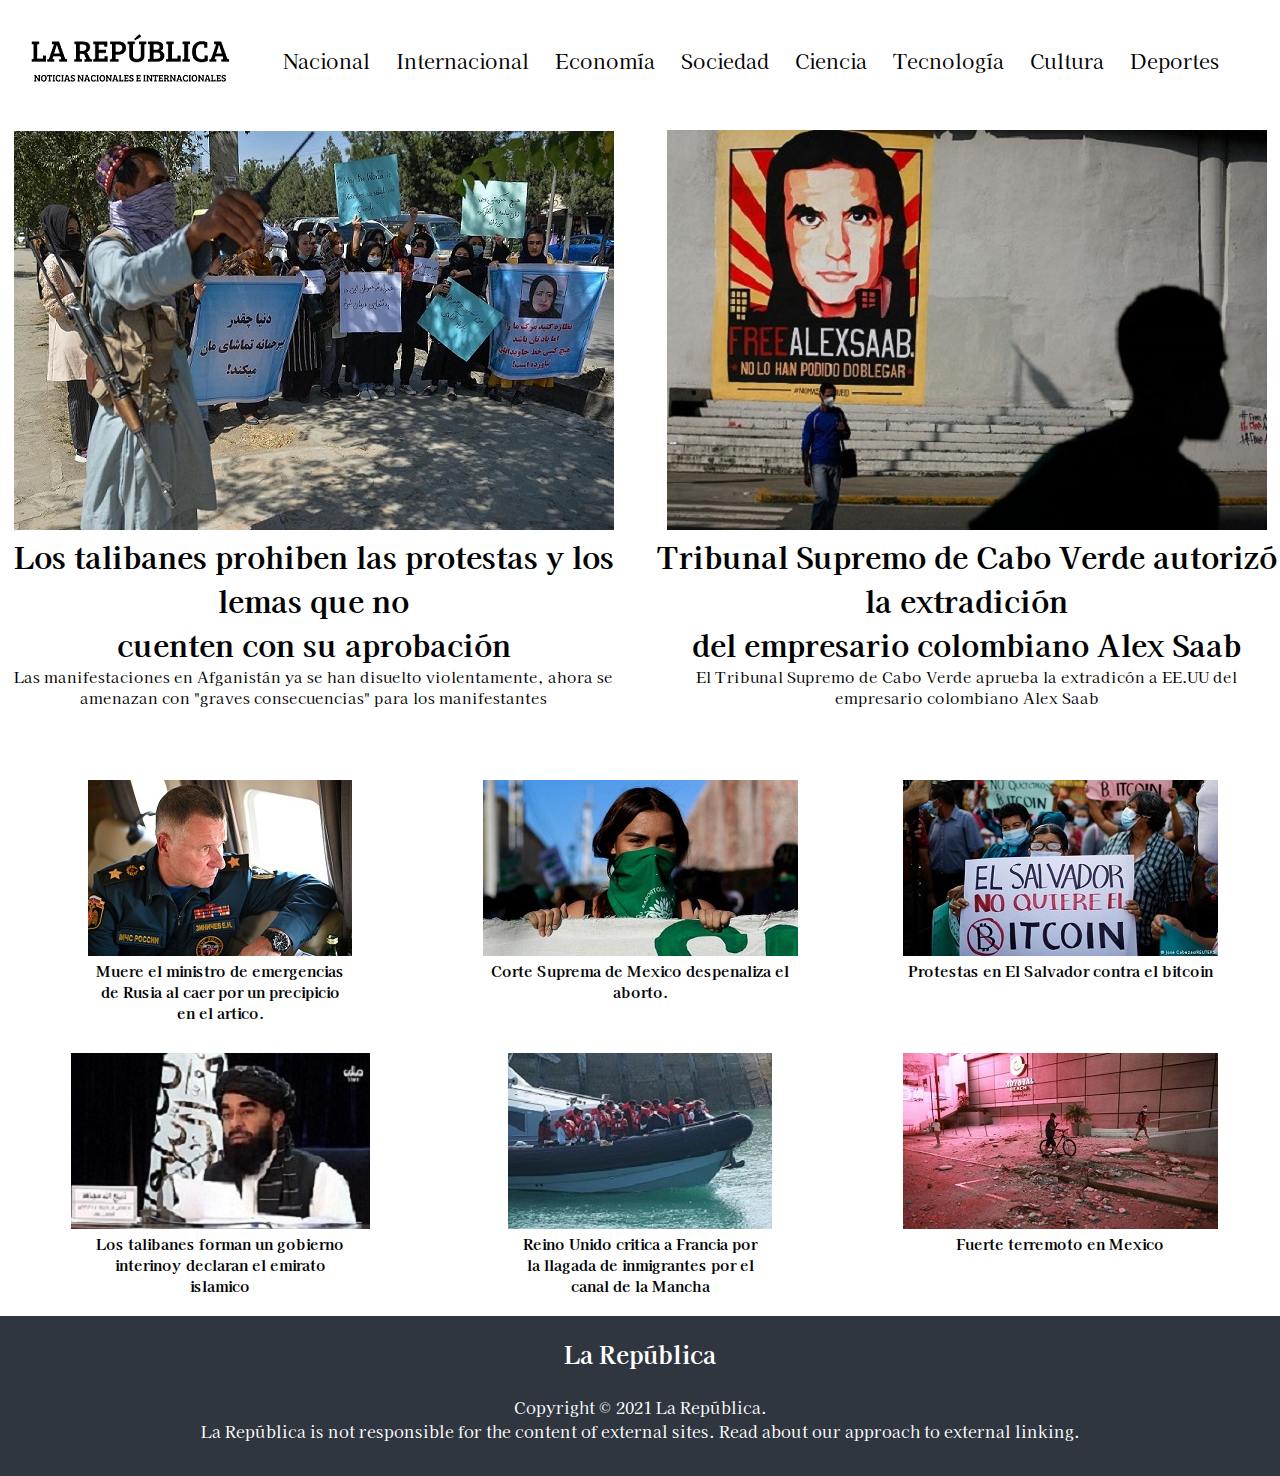
<file: html/index.html>
<!DOCTYPE html>
<html lang="es">
<head>
    <meta charset="UTF-8"/>
    <title>La República</title>
    <meta http-equiv="X-UA-Compatible" content="IE=edge"/>
    <meta name="viewport" content="width=device-width, initial-scale=1.0"/>
    <link rel="shortcut icon" type="image/jpg" href="../images/favicon.ico"/>
    <link rel="stylesheet" href="https://fonts.googleapis.com/css2?family=Kaisei+Decol:wght@700&display=swap"/>
    <link rel="stylesheet" href="../css/main.css"/>
</head>
<body>
    <div class="container">
        <nav class="navigation">
            <a href="../html/index.html">
                <img src="../images/logo.png"/>
            </a>
            <ul class="nav-menu">
                <li><a href="">Nacional</a></li>
                <li><a href="">Internacional</a></li>
                <li><a href="">Economía</a></li>
                <li><a href="">Sociedad</a></li>
                <li><a href="">Ciencia</a></li>
                <li><a href="">Tecnología</a></li>
                <li><a href="">Cultura</a></li>
                <li><a href="">Deportes</a></li>
            </ul>
        </nav>
    </div>
    <header class="showcase">
        <a href="../html/news1.html">
            <img src="../images/afganistan_protestas.jpg" alt=""/>
            <h1>Los talibanes prohiben las protestas y los lemas que no <br/> cuenten con su aprobación</h1>
            <p>
                Las manifestaciones en Afganistán ya se han disuelto violentamente,
                ahora se <br/> amenazan con "graves consecuencias" para los manifestantes
            </p>
        </a>
        <a href="../html/news2.html">
            <img src="../images/alex_saab.jpeg" alt=""/>
            <h1>Tribunal Supremo de Cabo Verde autorizó la extradición <br/> del empresario colombiano Alex Saab</h1>
            <p>
                El Tribunal Supremo de Cabo Verde aprueba la extradicón a EE.UU del empresario colombiano Alex Saab
            </p>
        </a>
    </header>
    <br/>
    <br/>
    <div class="news-cards">
        <a href="">
            <img src="../images/ministro_ruso.jpg" alt=""/>
            <h4>Muere el ministro de emergencias <br/> de Rusia al caer por un precipicio <br/> en el artico.</h4>
        </a>
        <a href="">
            <img src="../images/aborto_mexico.jpg" alt=""/>
            <h4>Corte Suprema de Mexico despenaliza el <br/> aborto.</h4>
        </a>
        <a href="">
            <img src="../images/protestas_bitcoin.jpg" alt=""/>
            <h4>Protestas en El Salvador contra el bitcoin</h4>
        </a>
        <a href="">
            <img src="../images/talibanes.jpg" alt=""/>
            <h4>Los talibanes forman un gobierno  <br/>  interinoy declaran el emirato  <br/> islamico</h4>
        </a>
        <a href="">
            <img src="../images/refugiados_breta_a.jpg" alt=""/>
            <h4>Reino Unido critica a Francia por <br/>  la llagada de inmigrantes por el  <br/> canal de la Mancha</h4>
        </a>
        <a href="">
            <img src="../images/terremoto_mexico.jpg" alt=""/>
            <h4>Fuerte terremoto en Mexico</h4>
        </a>
    </div>
    <footer class="footer">
        <h2>La República</h2>
        <br/>
        <p>
            Copyright © 2021 La República.<br/> La República is not
            responsible for the content of external sites. Read about our approach to external linking.
        </p>
    </footer>
    <script src="../js/main.js"></script>
</body>
</html>
</file>
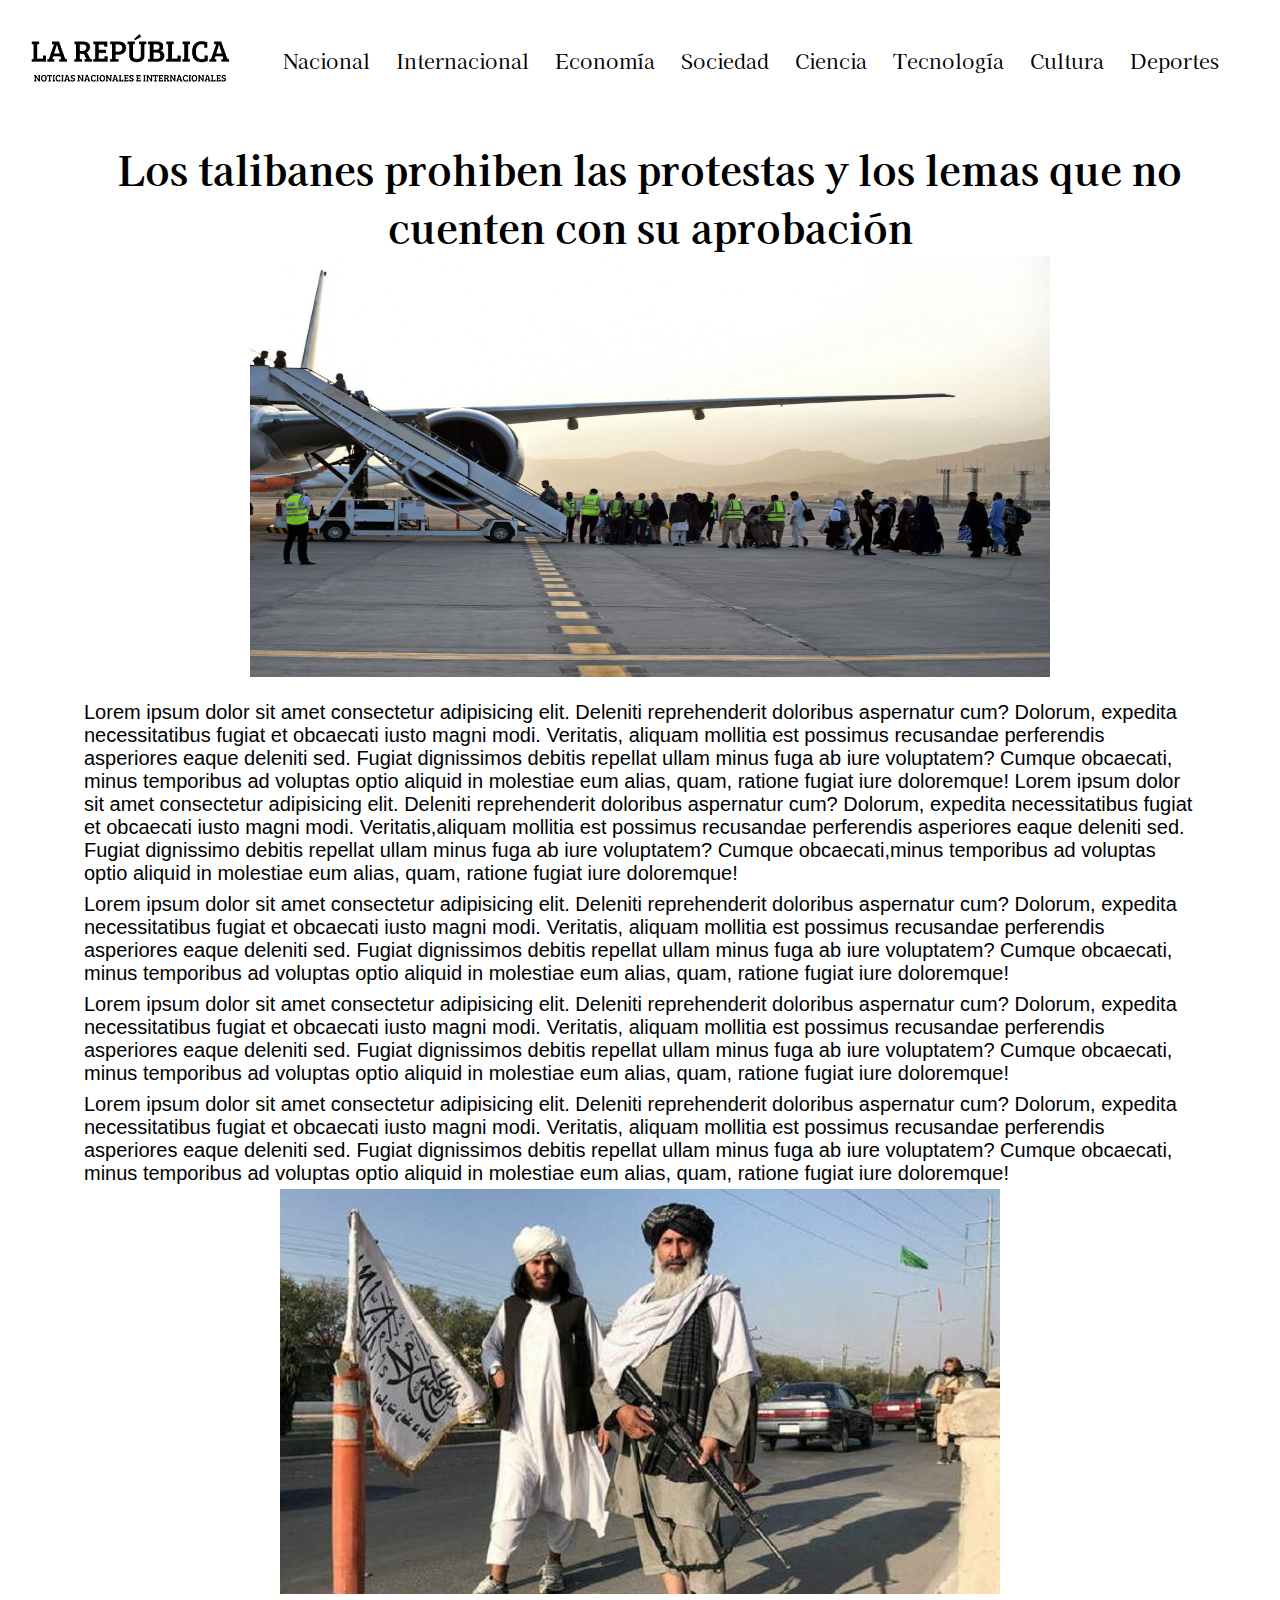
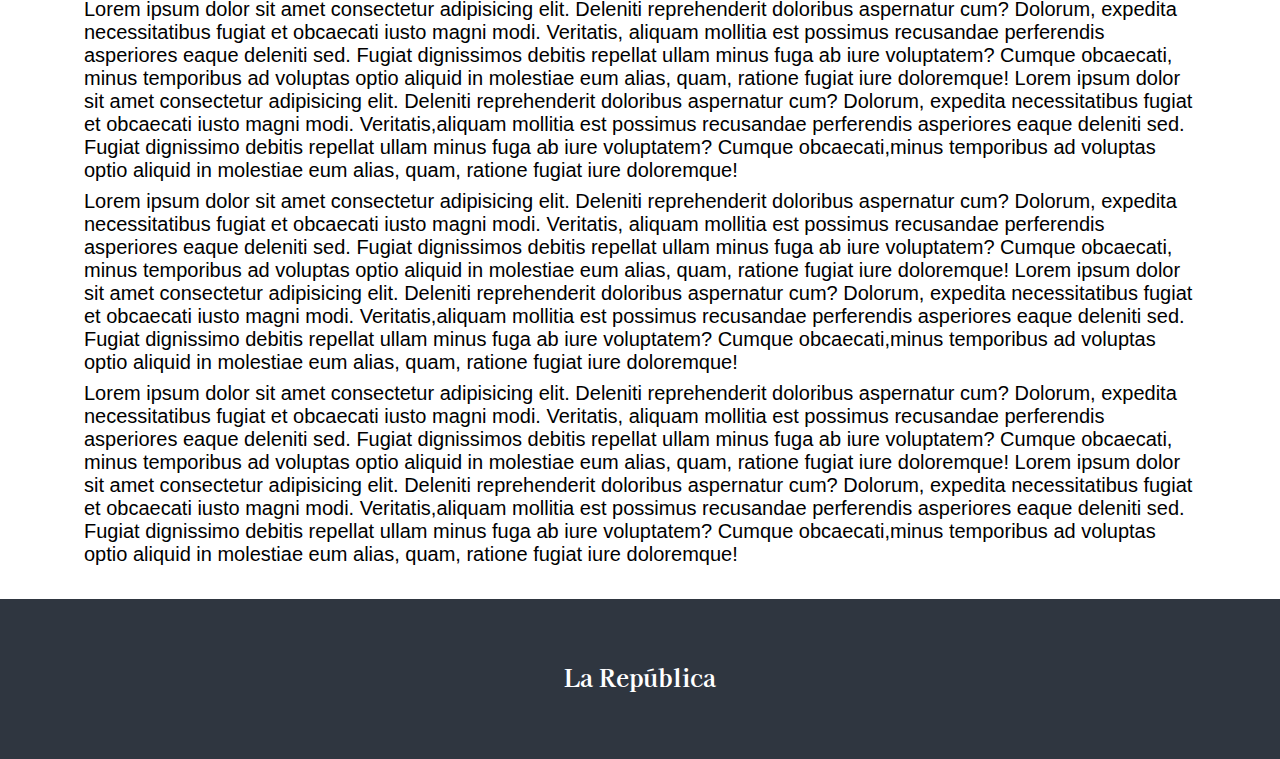
<file: html/news1.html>
<!DOCTYPE html>
<html lang="es">
<head>
    <meta charset="UTF-8"/>
    <title>La República</title>
    <meta http-equiv="X-UA-Compatible" content="IE=edge"/>
    <meta name="viewport" content="width=device-width, initial-scale=1.0"/>
    <link rel="shortcut icon" type="image/jpg" href="../images/favicon.ico"/>
    <link rel="stylesheet" href="https://fonts.googleapis.com/css2?family=Kaisei+Decol:wght@700&display=swap"/>
    <link rel="stylesheet" href="../css/news.css"/>
</head>
<body>
    <div class="container">
        <nav class="navigation">
            <a href="../html/index.html">
                <img src="../images/logo.png"/>
            </a>
            <ul class="nav-menu">
                <li><a href="">Nacional</a></li>
                <li><a href="">Internacional</a></li>
                <li><a href="">Economía</a></li>
                <li><a href="">Sociedad</a></li>
                <li><a href="">Ciencia</a></li>
                <li><a href="">Tecnología</a></li>
                <li><a href="">Cultura</a></li>
                <li><a href="">Deportes</a></li>
            </ul>
        </nav>
    </div>
    <h1 class="news">
        Los talibanes prohiben las protestas y los lemas que no cuenten con su aprobación
        <img src="../images/afganistan_news1.jpg" alt="" height="420.77" width="800"/>
    </h1>
    <div>
        <p>
			Lorem ipsum dolor sit amet consectetur adipisicing elit. Deleniti reprehenderit doloribus
            aspernatur cum? Dolorum, expedita necessitatibus fugiat et obcaecati iusto magni modi.
            Veritatis, aliquam mollitia est possimus recusandae perferendis asperiores eaque deleniti
            sed. Fugiat dignissimos debitis repellat ullam minus fuga ab iure voluptatem? Cumque
            obcaecati, minus temporibus ad voluptas optio aliquid in molestiae eum alias, quam,
            ratione fugiat iure doloremque! Lorem ipsum dolor sit amet consectetur adipisicing elit.
            Deleniti reprehenderit doloribus aspernatur cum? Dolorum, expedita necessitatibus fugiat
            et obcaecati iusto magni modi. Veritatis,aliquam mollitia est possimus recusandae perferendis
            asperiores eaque deleniti sed. Fugiat dignissimo debitis repellat ullam minus fuga ab iure
            voluptatem? Cumque obcaecati,minus temporibus ad voluptas optio aliquid in molestiae eum alias,
            quam, ratione fugiat iure doloremque!
		</p>
        <p>
			Lorem ipsum dolor sit amet consectetur adipisicing elit. Deleniti reprehenderit doloribus
            aspernatur cum? Dolorum, expedita necessitatibus fugiat et obcaecati iusto magni modi. Veritatis,
            aliquam mollitia est possimus recusandae perferendis asperiores eaque deleniti sed. Fugiat dignissimos
            debitis repellat ullam minus fuga ab iure voluptatem? Cumque obcaecati,
            minus temporibus ad voluptas optio aliquid in molestiae eum alias, quam,
            ratione fugiat iure doloremque!
		</p>
        <p>
			Lorem ipsum dolor sit amet consectetur adipisicing elit. Deleniti reprehenderit doloribus
            aspernatur cum? Dolorum, expedita necessitatibus fugiat et obcaecati iusto magni modi. Veritatis,
            aliquam mollitia est possimus recusandae perferendis asperiores eaque deleniti sed. Fugiat dignissimos
            debitis repellat ullam minus fuga ab iure voluptatem? Cumque obcaecati,
            minus temporibus ad voluptas optio aliquid in molestiae eum alias, quam,
            ratione fugiat iure doloremque!
		</p>
        <p>
			Lorem ipsum dolor sit amet consectetur adipisicing elit. Deleniti reprehenderit doloribus
            aspernatur cum? Dolorum, expedita necessitatibus fugiat et obcaecati iusto magni modi. Veritatis,
            aliquam mollitia est possimus recusandae perferendis asperiores eaque deleniti sed. Fugiat dignissimos
            debitis repellat ullam minus fuga ab iure voluptatem? Cumque obcaecati,
            minus temporibus ad voluptas optio aliquid in molestiae eum alias, quam,
            ratione fugiat iure doloremque!
		</p>
        <img src="../images/talibanes_gobierno.jpg" alt="" class="imagenes-secundarias"/>
        <p>
			Lorem ipsum dolor sit amet consectetur adipisicing elit. Deleniti reprehenderit doloribus
            aspernatur cum? Dolorum, expedita necessitatibus fugiat et obcaecati iusto magni modi.
            Veritatis, aliquam mollitia est possimus recusandae perferendis asperiores eaque deleniti
            sed. Fugiat dignissimos debitis repellat ullam minus fuga ab iure voluptatem? Cumque
            obcaecati, minus temporibus ad voluptas optio aliquid in molestiae eum alias, quam,
            ratione fugiat iure doloremque! Lorem ipsum dolor sit amet consectetur adipisicing elit.
            Deleniti reprehenderit doloribus aspernatur cum? Dolorum, expedita necessitatibus fugiat
            et obcaecati iusto magni modi. Veritatis,aliquam mollitia est possimus recusandae perferendis
            asperiores eaque deleniti sed. Fugiat dignissimo debitis repellat ullam minus fuga ab iure
            voluptatem? Cumque obcaecati,minus temporibus ad voluptas optio aliquid in molestiae eum alias,
            quam, ratione fugiat iure doloremque!
		</p>
        <p>
			Lorem ipsum dolor sit amet consectetur adipisicing elit. Deleniti reprehenderit doloribus
            aspernatur cum? Dolorum, expedita necessitatibus fugiat et obcaecati iusto magni modi.
            Veritatis, aliquam mollitia est possimus recusandae perferendis asperiores eaque deleniti
            sed. Fugiat dignissimos debitis repellat ullam minus fuga ab iure voluptatem? Cumque
            obcaecati, minus temporibus ad voluptas optio aliquid in molestiae eum alias, quam,
            ratione fugiat iure doloremque! Lorem ipsum dolor sit amet consectetur adipisicing elit.
            Deleniti reprehenderit doloribus aspernatur cum? Dolorum, expedita necessitatibus fugiat
            et obcaecati iusto magni modi. Veritatis,aliquam mollitia est possimus recusandae perferendis
            asperiores eaque deleniti sed. Fugiat dignissimo debitis repellat ullam minus fuga ab iure
            voluptatem? Cumque obcaecati,minus temporibus ad voluptas optio aliquid in molestiae eum alias,
            quam, ratione fugiat iure doloremque!
		</p>
        <p>
			Lorem ipsum dolor sit amet consectetur adipisicing elit. Deleniti reprehenderit doloribus
            aspernatur cum? Dolorum, expedita necessitatibus fugiat et obcaecati iusto magni modi.
            Veritatis, aliquam mollitia est possimus recusandae perferendis asperiores eaque deleniti
            sed. Fugiat dignissimos debitis repellat ullam minus fuga ab iure voluptatem? Cumque
            obcaecati, minus temporibus ad voluptas optio aliquid in molestiae eum alias, quam,
            ratione fugiat iure doloremque! Lorem ipsum dolor sit amet consectetur adipisicing elit.
            Deleniti reprehenderit doloribus aspernatur cum? Dolorum, expedita necessitatibus fugiat
            et obcaecati iusto magni modi. Veritatis,aliquam mollitia est possimus recusandae perferendis
            asperiores eaque deleniti sed. Fugiat dignissimo debitis repellat ullam minus fuga ab iure
            voluptatem? Cumque obcaecati,minus temporibus ad voluptas optio aliquid in molestiae eum alias,
            quam, ratione fugiat iure doloremque!
		</p>
        <br/>
    </div>
    <footer class="footer"><h2>La República</h2></footer>
    <script src="../js/main.js"></script>
</body>
</html>
</file>
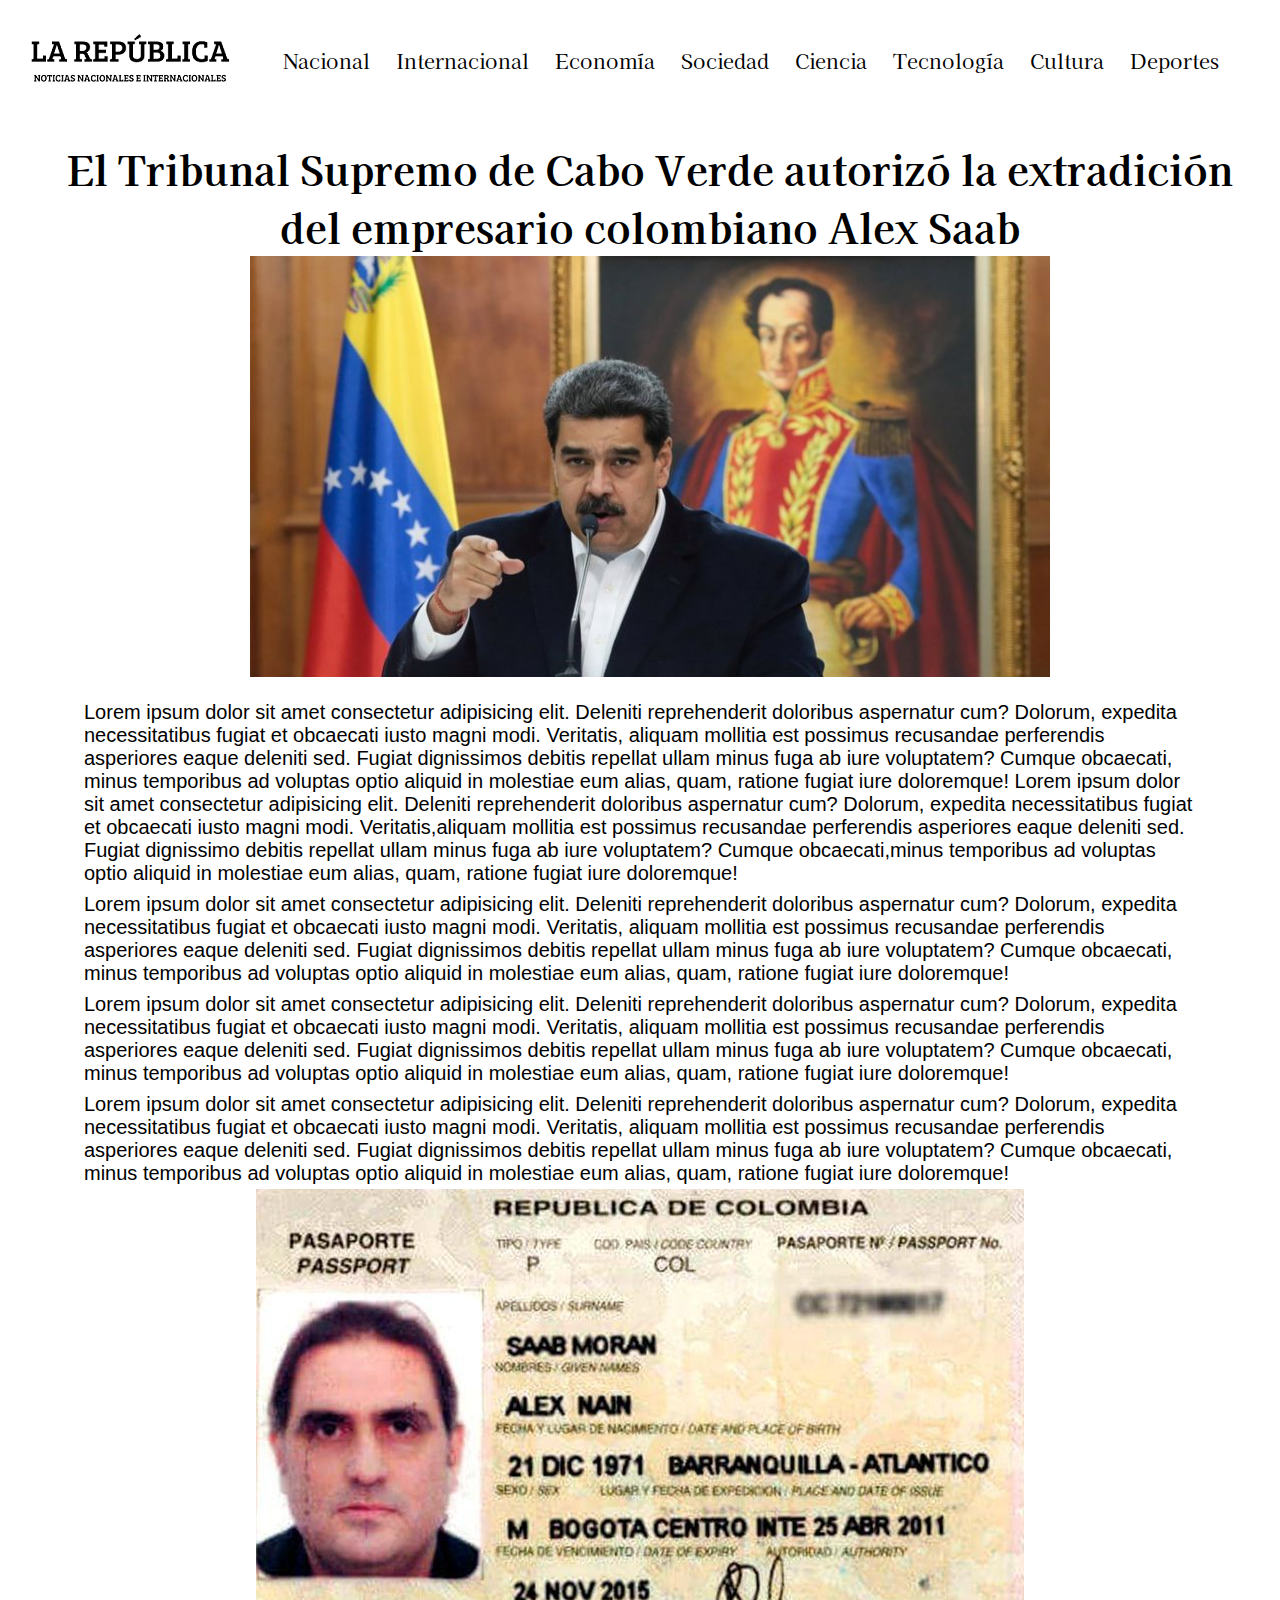
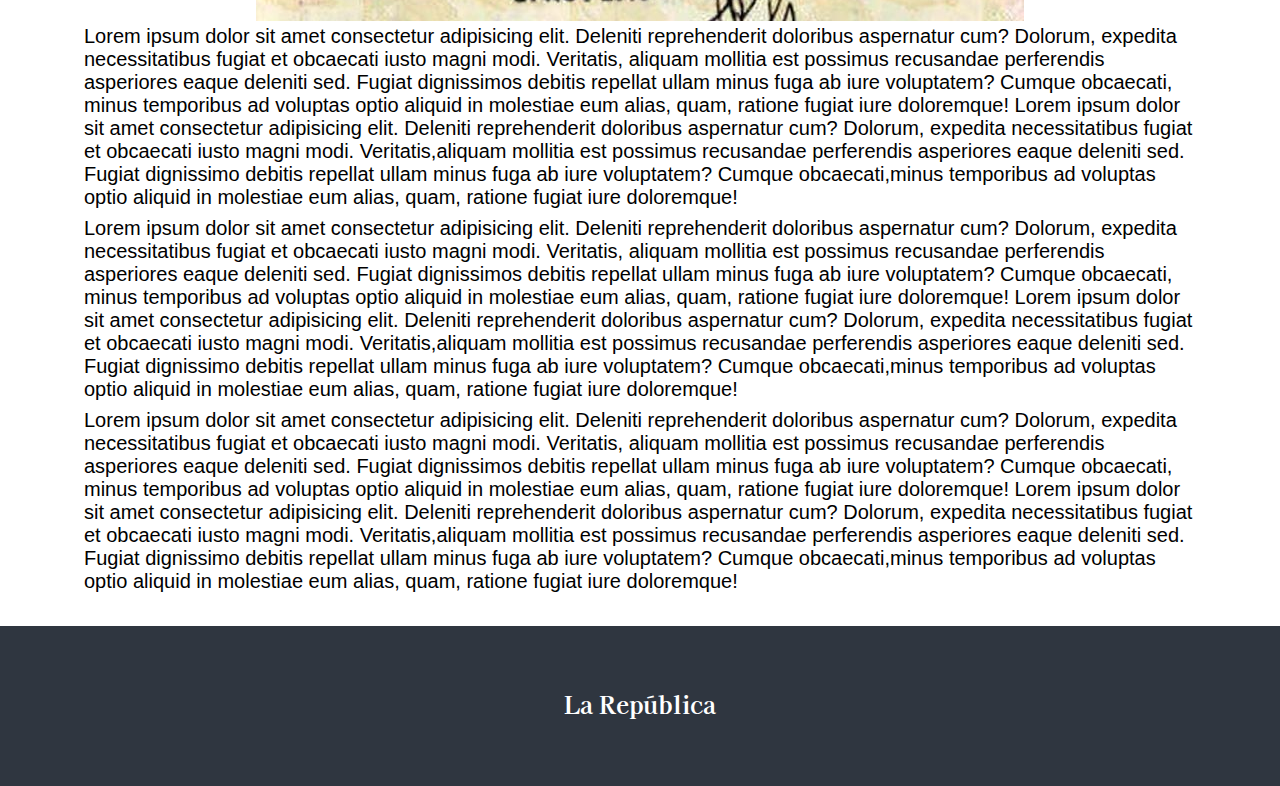
<file: html/news2.html>
<!DOCTYPE html>
<html lang="es">
<head>
    <meta charset="UTF-8"/>
    <title>La República</title>
    <meta http-equiv="X-UA-Compatible" content="IE=edge"/>
    <meta name="viewport" content="width=device-width, initial-scale=1.0"/>
    <link rel="shortcut icon" type="image/jpg" href="../images/favicon.ico"/>
    <link rel="stylesheet" href="https://fonts.googleapis.com/css2?family=Kaisei+Decol:wght@700&display=swap"/>
    <link rel="stylesheet" href="../css/news.css"/>
</head>
<body>
    <div class="container">
        <nav class="navigation">
            <a href="../html/index.html">
                <img src="../images/logo.png"/>
            </a>
            <ul class="nav-menu">
                <li><a href="">Nacional</a></li>
                <li><a href="">Internacional</a></li>
                <li><a href="">Economía</a></li>
                <li><a href="">Sociedad</a></li>
                <li><a href="">Ciencia</a></li>
                <li><a href="">Tecnología</a></li>
                <li><a href="">Cultura</a></li>
                <li><a href="">Deportes</a></li>
            </ul>
        </nav>
    </div>
    <h1 class="news">
        El Tribunal Supremo de Cabo Verde autorizó la extradición del empresario colombiano Alex Saab
        <img src="../images/extradicion.jpg" alt="" height="420.77" width="800"/>
    </h1>
    <div>
        <p>
            Lorem ipsum dolor sit amet consectetur adipisicing elit. Deleniti reprehenderit doloribus
            aspernatur cum? Dolorum, expedita necessitatibus fugiat et obcaecati iusto magni modi.
            Veritatis, aliquam mollitia est possimus recusandae perferendis asperiores eaque deleniti
            sed. Fugiat dignissimos debitis repellat ullam minus fuga ab iure voluptatem? Cumque
            obcaecati, minus temporibus ad voluptas optio aliquid in molestiae eum alias, quam,
            ratione fugiat iure doloremque! Lorem ipsum dolor sit amet consectetur adipisicing elit.
            Deleniti reprehenderit doloribus aspernatur cum? Dolorum, expedita necessitatibus fugiat
            et obcaecati iusto magni modi. Veritatis,aliquam mollitia est possimus recusandae perferendis
            asperiores eaque deleniti sed. Fugiat dignissimo debitis repellat ullam minus fuga ab iure
            voluptatem? Cumque obcaecati,minus temporibus ad voluptas optio aliquid in molestiae eum alias,
            quam, ratione fugiat iure doloremque!
        </p>
        <p>
            Lorem ipsum dolor sit amet consectetur adipisicing elit. Deleniti reprehenderit doloribus
            aspernatur cum? Dolorum, expedita necessitatibus fugiat et obcaecati iusto magni modi. Veritatis,
            aliquam mollitia est possimus recusandae perferendis asperiores eaque deleniti sed. Fugiat dignissimos
            debitis repellat ullam minus fuga ab iure voluptatem? Cumque obcaecati,
            minus temporibus ad voluptas optio aliquid in molestiae eum alias, quam,
            ratione fugiat iure doloremque!
        </p>
        <p>
            Lorem ipsum dolor sit amet consectetur adipisicing elit. Deleniti reprehenderit doloribus
            aspernatur cum? Dolorum, expedita necessitatibus fugiat et obcaecati iusto magni modi. Veritatis,
            aliquam mollitia est possimus recusandae perferendis asperiores eaque deleniti sed. Fugiat dignissimos
            debitis repellat ullam minus fuga ab iure voluptatem? Cumque obcaecati,
            minus temporibus ad voluptas optio aliquid in molestiae eum alias, quam,
            ratione fugiat iure doloremque!
        </p>
        <p>
            Lorem ipsum dolor sit amet consectetur adipisicing elit. Deleniti reprehenderit doloribus
            aspernatur cum? Dolorum, expedita necessitatibus fugiat et obcaecati iusto magni modi. Veritatis,
            aliquam mollitia est possimus recusandae perferendis asperiores eaque deleniti sed. Fugiat dignissimos
            debitis repellat ullam minus fuga ab iure voluptatem? Cumque obcaecati,
            minus temporibus ad voluptas optio aliquid in molestiae eum alias, quam,
            ratione fugiat iure doloremque!
        </p>
        <img src="../images/carbo_verde.jpg" alt="" class="imagenes-secundarias"/>
        <p>
            Lorem ipsum dolor sit amet consectetur adipisicing elit. Deleniti reprehenderit doloribus
            aspernatur cum? Dolorum, expedita necessitatibus fugiat et obcaecati iusto magni modi.
            Veritatis, aliquam mollitia est possimus recusandae perferendis asperiores eaque deleniti
            sed. Fugiat dignissimos debitis repellat ullam minus fuga ab iure voluptatem? Cumque
            obcaecati, minus temporibus ad voluptas optio aliquid in molestiae eum alias, quam,
            ratione fugiat iure doloremque! Lorem ipsum dolor sit amet consectetur adipisicing elit.
            Deleniti reprehenderit doloribus aspernatur cum? Dolorum, expedita necessitatibus fugiat
            et obcaecati iusto magni modi. Veritatis,aliquam mollitia est possimus recusandae perferendis
            asperiores eaque deleniti sed. Fugiat dignissimo debitis repellat ullam minus fuga ab iure
            voluptatem? Cumque obcaecati,minus temporibus ad voluptas optio aliquid in molestiae eum alias,
            quam, ratione fugiat iure doloremque!
        </p>
        <p>
            Lorem ipsum dolor sit amet consectetur adipisicing elit. Deleniti reprehenderit doloribus
            aspernatur cum? Dolorum, expedita necessitatibus fugiat et obcaecati iusto magni modi.
            Veritatis, aliquam mollitia est possimus recusandae perferendis asperiores eaque deleniti
            sed. Fugiat dignissimos debitis repellat ullam minus fuga ab iure voluptatem? Cumque
            obcaecati, minus temporibus ad voluptas optio aliquid in molestiae eum alias, quam,
            ratione fugiat iure doloremque! Lorem ipsum dolor sit amet consectetur adipisicing elit.
            Deleniti reprehenderit doloribus aspernatur cum? Dolorum, expedita necessitatibus fugiat
            et obcaecati iusto magni modi. Veritatis,aliquam mollitia est possimus recusandae perferendis
            asperiores eaque deleniti sed. Fugiat dignissimo debitis repellat ullam minus fuga ab iure
            voluptatem? Cumque obcaecati,minus temporibus ad voluptas optio aliquid in molestiae eum alias,
            quam, ratione fugiat iure doloremque!
        </p>
        <p>
            Lorem ipsum dolor sit amet consectetur adipisicing elit. Deleniti reprehenderit doloribus
            aspernatur cum? Dolorum, expedita necessitatibus fugiat et obcaecati iusto magni modi.
            Veritatis, aliquam mollitia est possimus recusandae perferendis asperiores eaque deleniti
            sed. Fugiat dignissimos debitis repellat ullam minus fuga ab iure voluptatem? Cumque
            obcaecati, minus temporibus ad voluptas optio aliquid in molestiae eum alias, quam,
            ratione fugiat iure doloremque! Lorem ipsum dolor sit amet consectetur adipisicing elit.
            Deleniti reprehenderit doloribus aspernatur cum? Dolorum, expedita necessitatibus fugiat
            et obcaecati iusto magni modi. Veritatis,aliquam mollitia est possimus recusandae perferendis
            asperiores eaque deleniti sed. Fugiat dignissimo debitis repellat ullam minus fuga ab iure
            voluptatem? Cumque obcaecati,minus temporibus ad voluptas optio aliquid in molestiae eum alias,
            quam, ratione fugiat iure doloremque!
        </p>
        <br/>
    </div>
    <footer class="footer"><h2>La República</h2></footer>
    <script src="../js/main.js"></script>
</body>
</html>
</file>
<file: css/main.css>
* {
    box-sizing: border-box;
    margin: 0;
    padding: 0;
}
body {
    background-color: #ffffff;
    font-size: 15px;
    font-family: 'Kaisei Decol', serif;
}
a {
    color: black;
    padding-top: 10px;
    text-decoration: none;
}

ul {
    list-style: none;
}

.container {
    width: 100%;
    margin: auto;
    background-color: white;
}
/* Navigation */

.navigation {
    font-size: 20px;
    display: flex;
    justify-content: space-between;
    align-items: center;
    height: 120px;
    padding: 20px 10px ;
}

.nav-brand {
    width: 100px;
    padding-top: auto;

    padding-left: 40px;

}

.navigation ul {
    display: flex;
}

.navigation ul li {
    padding: 13px;
    position: relative;
}

.navigation ul.nav-menu {
    flex: 1;
    margin: 20px;
}

.nav-menu li ul {
    background-color: #86A3AD;
}


.nav-menu li ul {
    display: none;
    position: absolute;
}

 .nav-menu li:hover > ul {
     display: block;
     width: 240px;
     padding: 9px;
     padding-bottom: 2px;
      background-color: white;
     border-left-width: 2px;
 }

a:hover {
    opacity: 0.5;
}

.showcase {
    background-color: white no-repeat center center/cover;
    display: flex;
    flex-direction: column;
    align-items: baseline;
    text-align: center;
    justify-content: end;
    display: grid;
    grid-template-columns: repeat(2, 1fr);
    grid-gap: 26px;
    grid-auto-rows: minmax(6px, auto);
    margin: 20px;
    margin: 0px;
}

.news-cards {
    background-color: white no-repeat center center/cover;
    display: flex;
    flex-direction: column;
    align-items: baseline;
    text-align: center;
    justify-content: end;
    display: grid;
    grid-template-columns: repeat(3, 1fr);
    grid-gap: 20px;
    grid-auto-rows: minmax(6px, auto);
    margin: 0px;
    margin: 20px;
}

.footer {
  background: #2f3640;
  height: 160px;
  color: white;
  padding: 20px 0;
  text-align: center;
  font-size: 1rem;
  padding-bottom: 20px;
}
</file>
<file: css/news.css>
* {
    box-sizing: border-box;
    margin: 0;
    padding: 0;
}
body {
    background-color: #ffffff;
    font-size: 20px;
    font-family: 'Kaisei Decol', serif;
}
a {
    color: black;
    padding-top: 10px;
    text-decoration: none;
}

ul {
    list-style: none;
}

.container {
    width: 100%;
    margin: auto;
    background-color: white;
}
/* Navigation */

.navigation {
    font-size: 20px;
    display: flex;
    justify-content: space-between;
    align-items: center;
    height: 120px;
    padding: 20px 10px ;
}

.nav-brand {
    width: 100px;
    padding-top: auto;

    padding-left: 40px;

}

.navigation ul {
    display: flex;
}

.navigation ul li {
    padding: 13px;
    position: relative;
}

.navigation ul.nav-menu {
    flex: 1;
    margin: 20px;
}

 .nav-menu li ul {
     background-color: #86A3AD;
 }


 .nav-menu li ul {
     display: none;
     position: absolute;
 }

 .nav-menu li:hover > ul {
     display: block;
     width: 240px;
     padding: 9px;
     padding-bottom: 2px;
      background-color: white;
     border-left-width: 2px;
 }

a:hover {
    opacity: 0.5;
}

.news {
    background-color: white no-repeat center center/cover;
    display: flex;
    flex-direction: column;
    align-items: center;
    text-align: center;
    justify-content: end;
    margin-left: 20px;
    padding: 20px;
}

p {
    background-color: white no-repeat center center/cover;
    font-family:  Arial, Helvetica, sans-serif;
    display: flex;
    margin-left: 80px;
    margin-right: 80px;
    padding: 4px;
    flex-direction: column;
    align-items: baseline;
    text-align: left;
    justify-content: end;
}

.imagenes-secundarias {
    margin: auto;
    display: flex;
}
.footer {
    background: #2f3640;
    height: 160px;
    color: white;
    padding: 60px 0;
    text-align: center;
    font-size: 1rem;
    padding-bottom: 20px;
}
</file>
